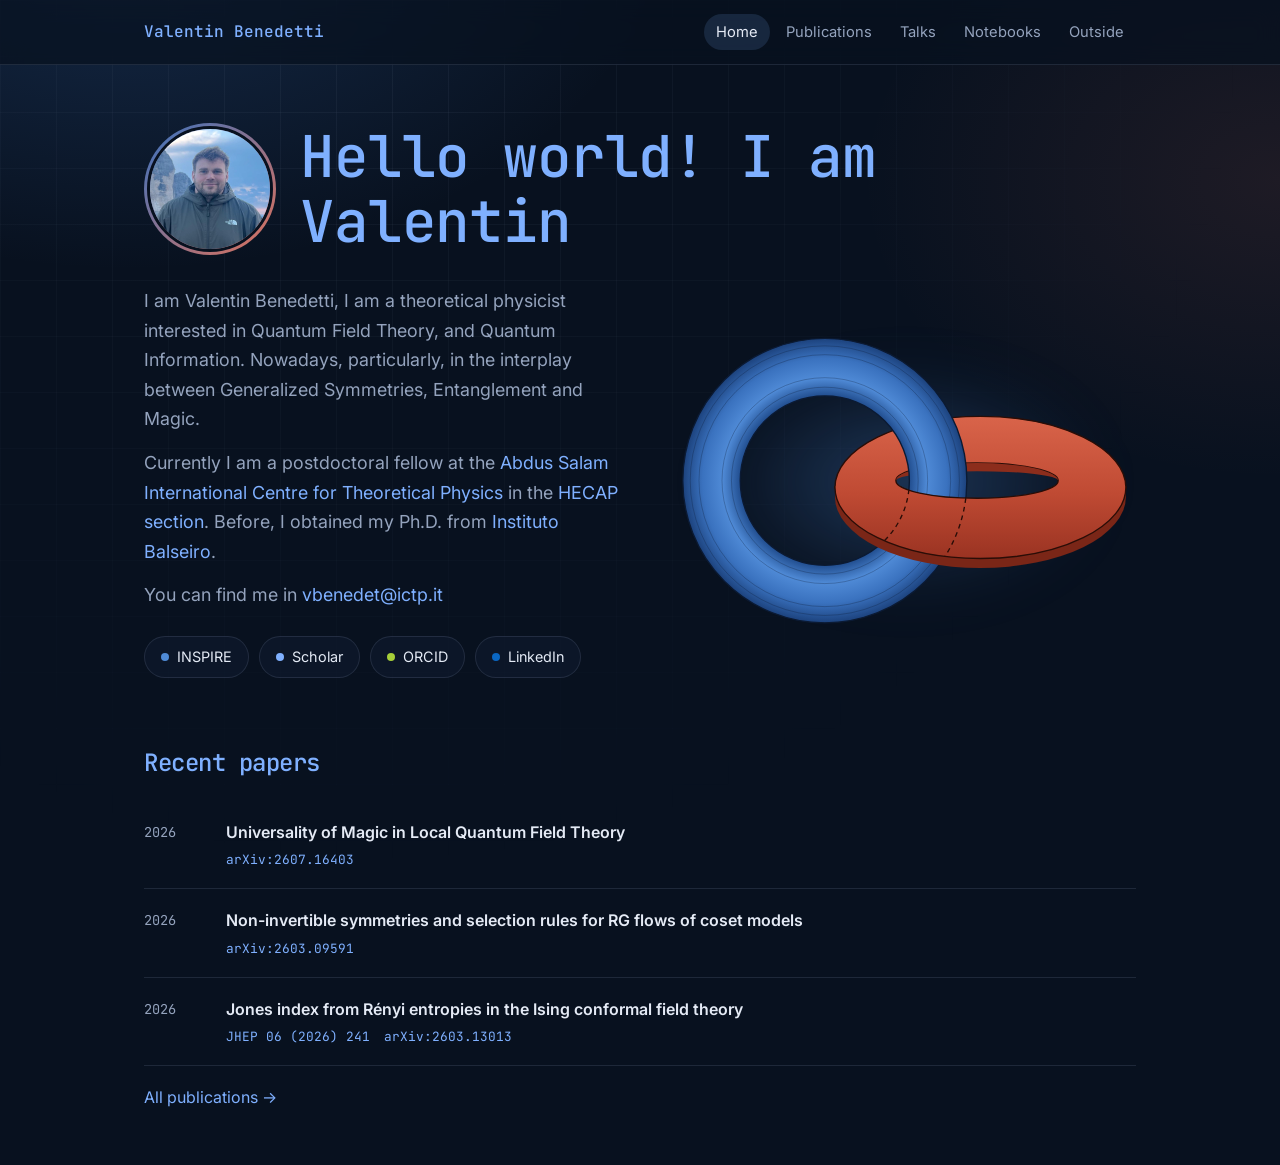
<file: index.html>
<!doctype html>
<html lang="en">
<head>
  <meta charset="utf-8">
  <meta name="viewport" content="width=device-width, initial-scale=1">
  <title>Valentin Benedetti</title>
  <meta name="description" content="Valentin Benedetti — theoretical physicist at ICTP Trieste working on quantum field theory, generalized symmetries and quantum information.">
  <link rel="icon" href="assets/rings.svg">
  <link rel="preconnect" href="https://fonts.googleapis.com">
  <link href="https://fonts.googleapis.com/css2?family=Fraunces:ital,opsz,wght@0,9..144,500;0,9..144,600;1,9..144,500&family=Inter:wght@400;600&family=JetBrains+Mono:wght@400;500;700&display=swap" rel="stylesheet">
  <link rel="stylesheet" href="assets/style.css">
</head>
<body>
  <main>
    <section class="hero">
      <div class="who">
        <div class="avatar"><img src="assets/photo.jpg" alt="Valentin Benedetti"></div>
        <h1>Hello world! I am <em>Valentin</em></h1>
      </div>
      <div>
        <p class="tagline">I am Valentin Benedetti, I am a theoretical physicist interested in Quantum Field Theory, and Quantum
          Information. Nowadays, particularly, in the interplay between Generalized Symmetries, Entanglement and Magic.</p>
        <p class="tagline">Currently I am a postdoctoral fellow at the
          <a href="https://www.ictp.it">Abdus Salam International Centre for Theoretical Physics</a> in the
          <a href="https://www.ictp.it/hecap">HECAP section</a>. Before, I obtained my Ph.D. from
          <a href="https://www.ib.edu.ar">Instituto Balseiro</a>.</p>
        <p class="tagline">You can find me in <a href="mailto:vbenedet@ictp.it">vbenedet@ictp.it</a></p>
        <div class="links">
          <a class="pill" href="https://inspirehep.net/authors/1771792"><span class="dot" style="background:#4f8ad6"></span>INSPIRE</a>
          <a class="pill" href="https://scholar.google.com/citations?user=ruEeq58AAAAJ"><span class="dot" style="background:#7fb0ff"></span>Scholar</a>
          <a class="pill" href="https://orcid.org/0000-0002-0919-5954"><span class="dot" style="background:#a6ce39"></span>ORCID</a>
          <a class="pill" href="https://www.linkedin.com/in/valent%C3%ADn-benedetti-b76338150/"><span class="dot" style="background:#0a66c2"></span>LinkedIn</a>
        </div>
      </div>
      <div class="rings"><img src="assets/rings.svg" alt="Two linked rings"></div>
    </section>


    <h2>Recent papers</h2>
    <ul class="papers">
      <li>
        <span class="year">2026</span>
        <div>
          <span class="title">Universality of Magic in Local Quantum Field Theory</span>
          <div class="meta"><a href="https://arxiv.org/abs/2607.16403">arXiv:2607.16403</a></div>
        </div>
      </li>
      <li>
        <span class="year">2026</span>
        <div>
          <span class="title">Non-invertible symmetries and selection rules for RG flows of coset models</span>
          <div class="meta"><a href="https://arxiv.org/abs/2603.09591">arXiv:2603.09591</a></div>
        </div>
      </li>
      <li>
        <span class="year">2026</span>
        <div>
          <span class="title">Jones index from Rényi entropies in the Ising conformal field theory</span>
          <div class="meta"><a href="https://doi.org/10.1007/JHEP06(2026)241">JHEP 06 (2026) 241</a><a href="https://arxiv.org/abs/2603.13013">arXiv:2603.13013</a></div>
        </div>
      </li>
    </ul>
    <p style="margin-top:18px"><a href="publications.html">All publications →</a></p>
  </main>
  <script src="assets/nav.js"></script>
</body>
</html>
</file>
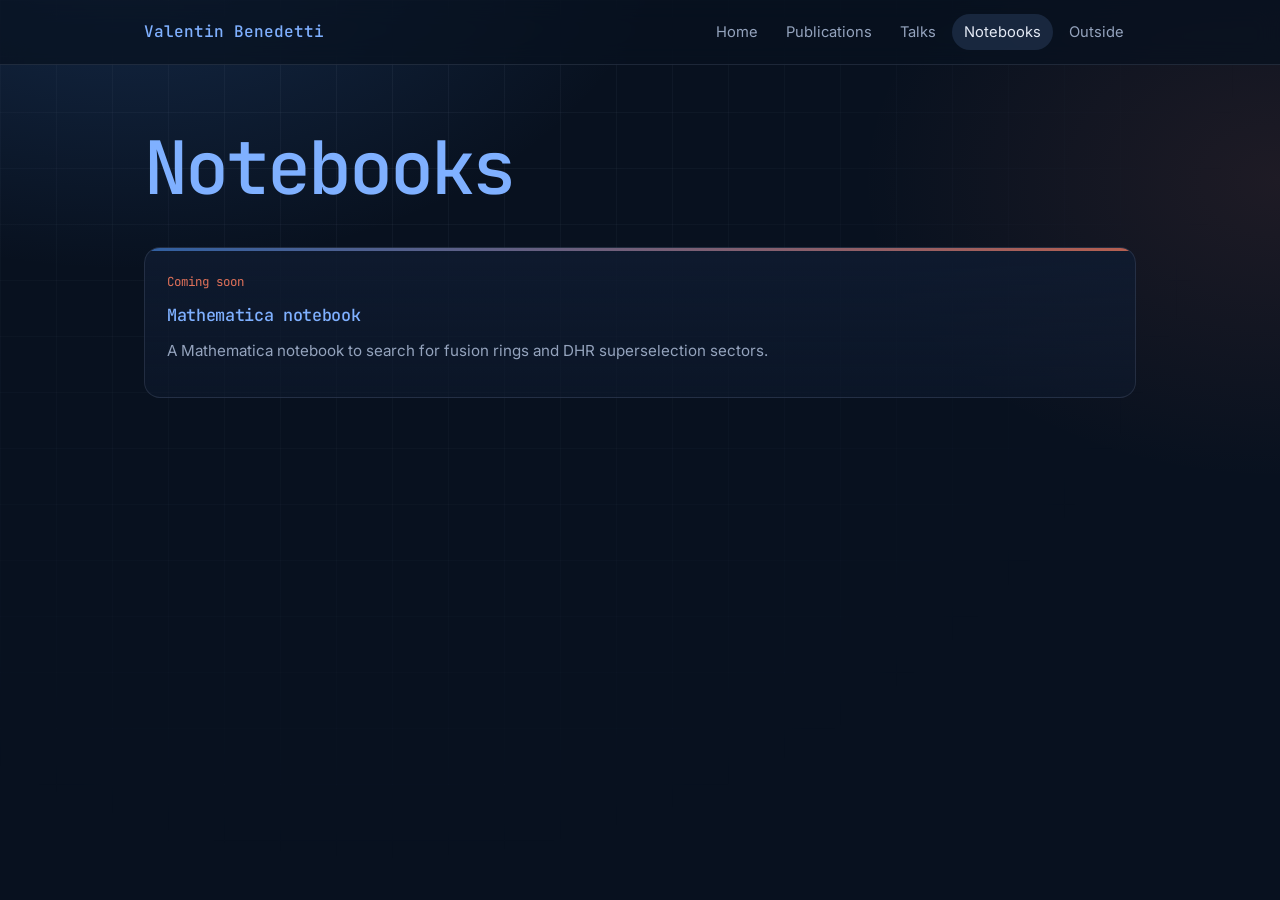
<file: notebooks.html>
<!doctype html>
<html lang="en">
<head>
  <meta charset="utf-8">
  <meta name="viewport" content="width=device-width, initial-scale=1">
  <title>Notebooks · Valentin Benedetti</title>
  <link rel="icon" href="assets/rings.svg">
  <link rel="preconnect" href="https://fonts.googleapis.com">
  <link href="https://fonts.googleapis.com/css2?family=Fraunces:ital,opsz,wght@0,9..144,500;0,9..144,600;1,9..144,500&family=Inter:wght@400;600&family=JetBrains+Mono:wght@400;500;700&display=swap" rel="stylesheet">
  <link rel="stylesheet" href="assets/style.css">
</head>
<body>
  <main>
    <h1 class="page-title">Notebooks</h1>

    <div class="cards">
      <div class="card">
        <div class="num">Coming soon</div>
        <h3>Mathematica notebook</h3>
        <p>A Mathematica notebook to search for fusion rings and DHR superselection sectors.</p>
      </div>
    </div>
  </main>
  <script src="assets/nav.js"></script>
</body>
</html>
</file>
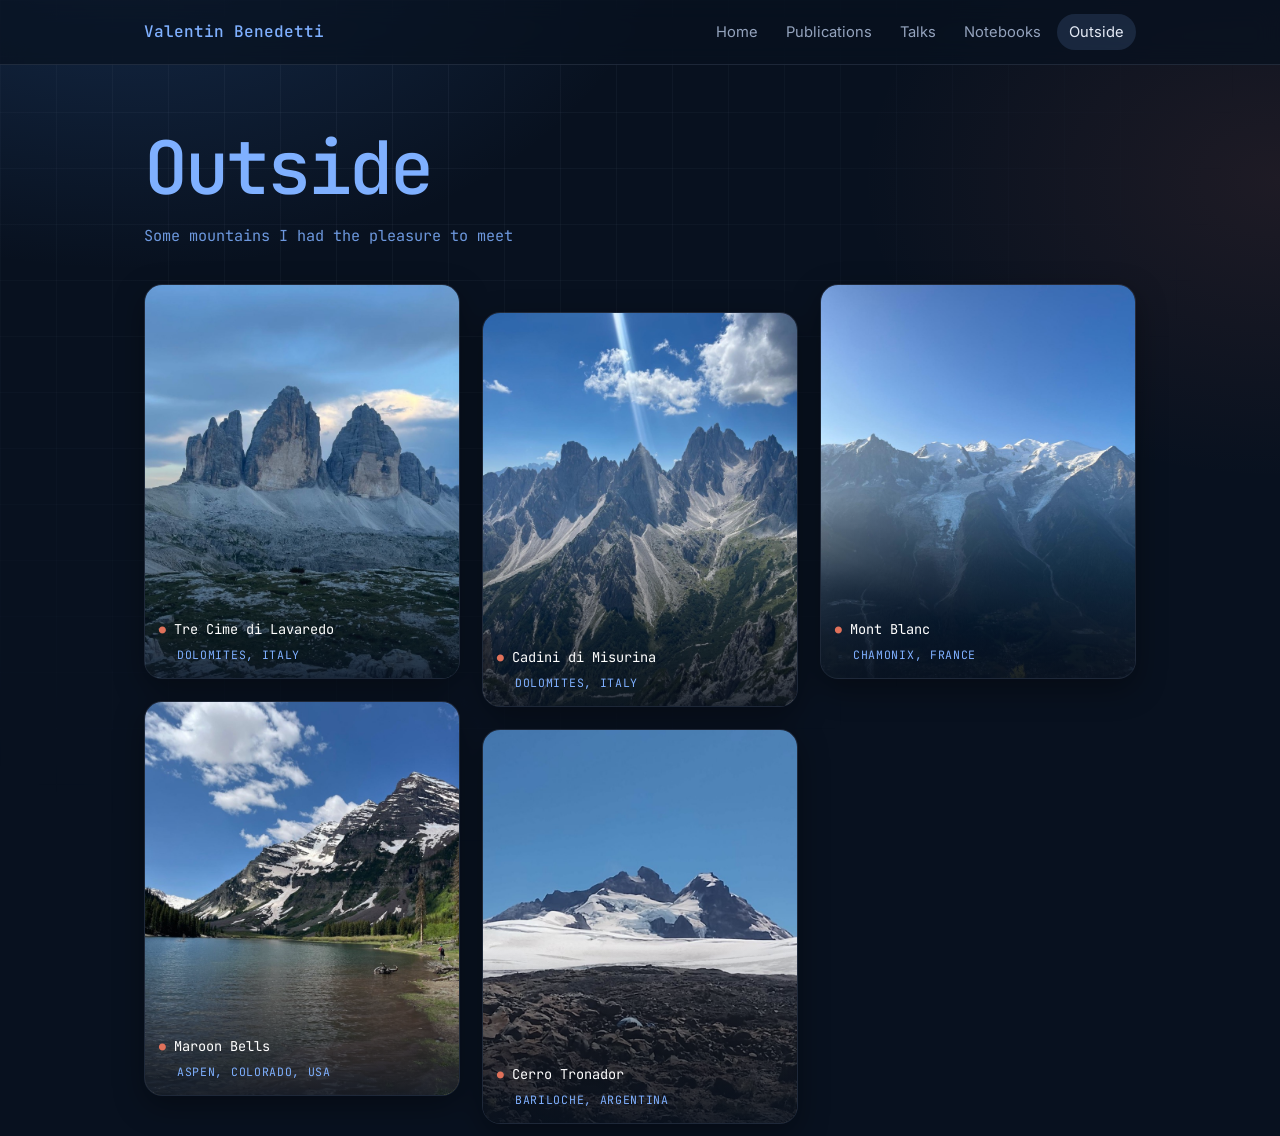
<file: outside.html>
<!doctype html>
<html lang="en">
<head>
  <meta charset="utf-8">
  <meta name="viewport" content="width=device-width, initial-scale=1">
  <title>Outside · Valentin Benedetti</title>
  <link rel="icon" href="assets/rings.svg">
  <link rel="preconnect" href="https://fonts.googleapis.com">
  <link href="https://fonts.googleapis.com/css2?family=Fraunces:ital,opsz,wght@0,9..144,500;0,9..144,600;1,9..144,500&family=Inter:wght@400;600&family=JetBrains+Mono:wght@400;500;700&display=swap" rel="stylesheet">
  <link rel="stylesheet" href="assets/style.css">
</head>
<body>
  <main>
    <h1 class="page-title">Outside</h1>
    <p class="subtitle">Some mountains I had the pleasure to meet</p>

    <div class="gallery">
      <figure class="shot">
        <img src="assets/outside/tre-cime.jpg" alt="Tre Cime di Lavaredo at dusk" loading="lazy">
        <figcaption><span class="pin">●</span> Tre Cime di Lavaredo <span class="where">Dolomites, Italy</span></figcaption>
      </figure>
      <figure class="shot">
        <img src="assets/outside/cadini.jpg" alt="Cadini di Misurina peaks" loading="lazy">
        <figcaption><span class="pin">●</span> Cadini di Misurina <span class="where">Dolomites, Italy</span></figcaption>
      </figure>
      <figure class="shot">
        <img src="assets/outside/mont-blanc.jpg" alt="Mont Blanc massif seen from Chamonix" loading="lazy">
        <figcaption><span class="pin">●</span> Mont Blanc <span class="where">Chamonix, France</span></figcaption>
      </figure>
      <figure class="shot">
        <img src="assets/outside/maroon-bells.jpg" alt="Maroon Bells above Crater Lake" loading="lazy">
        <figcaption><span class="pin">●</span> Maroon Bells <span class="where">Aspen, Colorado, USA</span></figcaption>
      </figure>
      <figure class="shot">
        <img src="assets/outside/tronador.jpg" alt="Cerro Tronador and its glacier" loading="lazy">
        <figcaption><span class="pin">●</span> Cerro Tronador <span class="where">Bariloche, Argentina</span></figcaption>
      </figure>
    </div>
  </main>
  <script src="assets/nav.js"></script>
</body>
</html>
</file>
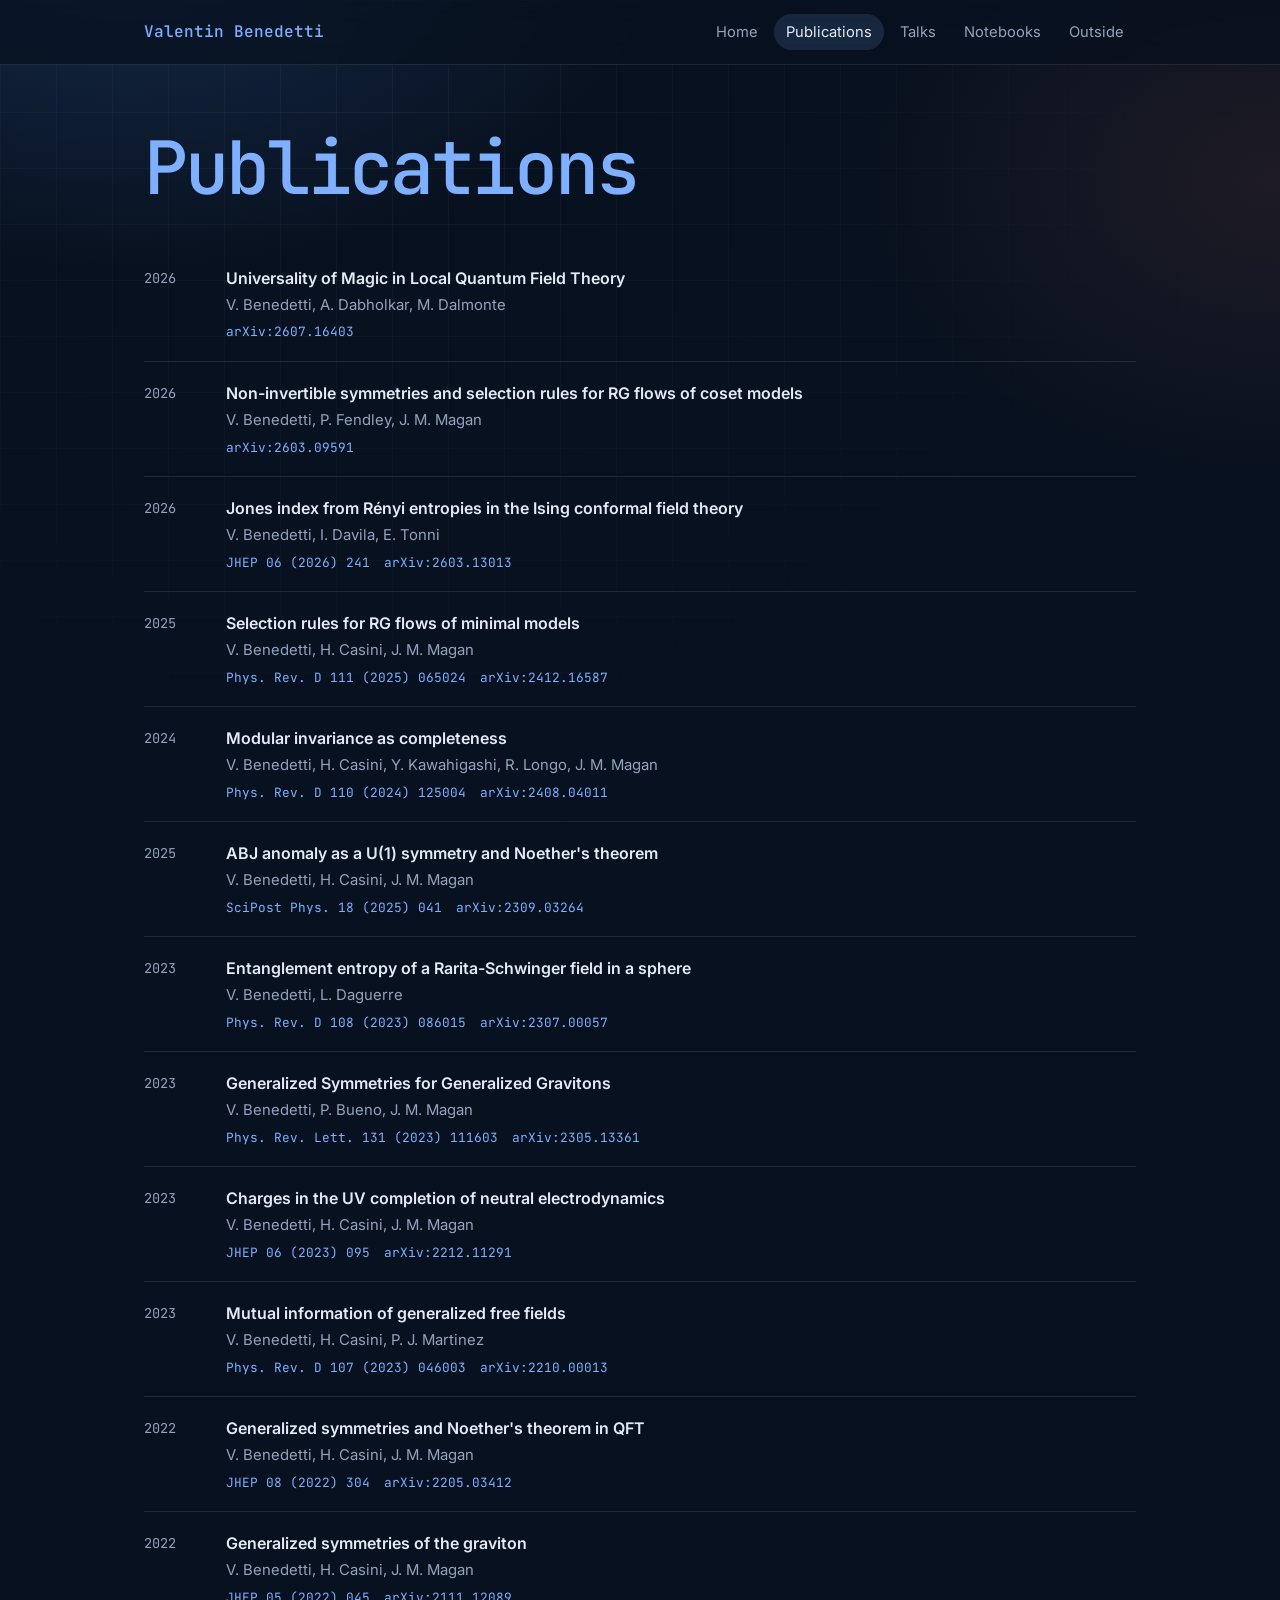
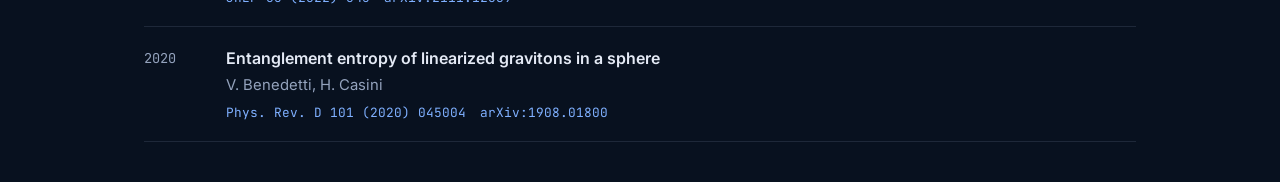
<file: publications.html>
<!doctype html>
<html lang="en">
<head>
  <meta charset="utf-8">
  <meta name="viewport" content="width=device-width, initial-scale=1">
  <title>Publications · Valentin Benedetti</title>
  <link rel="icon" href="assets/rings.svg">
  <link rel="preconnect" href="https://fonts.googleapis.com">
  <link href="https://fonts.googleapis.com/css2?family=Fraunces:ital,opsz,wght@0,9..144,500;0,9..144,600;1,9..144,500&family=Inter:wght@400;600&family=JetBrains+Mono:wght@400;500;700&display=swap" rel="stylesheet">
  <link rel="stylesheet" href="assets/style.css">
</head>
<body>
  <main>
    <h1 class="page-title">Publications</h1>

    <ul class="papers">
      <li>
        <span class="year">2026</span>
        <div>
        <span class="title">Universality of Magic in Local Quantum Field Theory</span>
        <span class="authors">V. Benedetti, A. Dabholkar, M. Dalmonte</span>
        <div class="meta"><a href="https://arxiv.org/abs/2607.16403">arXiv:2607.16403</a></div>
      </div>
      </li>
      <li>
        <span class="year">2026</span>
        <div>
        <span class="title">Non-invertible symmetries and selection rules for RG flows of coset models</span>
        <span class="authors">V. Benedetti, P. Fendley, J. M. Magan</span>
        <div class="meta"><a href="https://arxiv.org/abs/2603.09591">arXiv:2603.09591</a></div>
      </div>
      </li>
      <li>
        <span class="year">2026</span>
        <div>
        <span class="title">Jones index from Rényi entropies in the Ising conformal field theory</span>
        <span class="authors">V. Benedetti, I. Davila, E. Tonni</span>
        <div class="meta"><a href="https://doi.org/10.1007/JHEP06(2026)241">JHEP 06 (2026) 241</a><a href="https://arxiv.org/abs/2603.13013">arXiv:2603.13013</a></div>
      </div>
      </li>
      <li>
        <span class="year">2025</span>
        <div>
        <span class="title">Selection rules for RG flows of minimal models</span>
        <span class="authors">V. Benedetti, H. Casini, J. M. Magan</span>
        <div class="meta"><a href="https://doi.org/10.1103/PhysRevD.111.065024">Phys. Rev. D 111 (2025) 065024</a><a href="https://arxiv.org/abs/2412.16587">arXiv:2412.16587</a></div>
      </div>
      </li>
      <li>
        <span class="year">2024</span>
        <div>
        <span class="title">Modular invariance as completeness</span>
        <span class="authors">V. Benedetti, H. Casini, Y. Kawahigashi, R. Longo, J. M. Magan</span>
        <div class="meta"><a href="https://doi.org/10.1103/PhysRevD.110.125004">Phys. Rev. D 110 (2024) 125004</a><a href="https://arxiv.org/abs/2408.04011">arXiv:2408.04011</a></div>
      </div>
      </li>
      <li>
        <span class="year">2025</span>
        <div>
        <span class="title">ABJ anomaly as a U(1) symmetry and Noether's theorem</span>
        <span class="authors">V. Benedetti, H. Casini, J. M. Magan</span>
        <div class="meta"><a href="https://doi.org/10.21468/SciPostPhys.18.2.041">SciPost Phys. 18 (2025) 041</a><a href="https://arxiv.org/abs/2309.03264">arXiv:2309.03264</a></div>
      </div>
      </li>
      <li>
        <span class="year">2023</span>
        <div>
        <span class="title">Entanglement entropy of a Rarita-Schwinger field in a sphere</span>
        <span class="authors">V. Benedetti, L. Daguerre</span>
        <div class="meta"><a href="https://doi.org/10.1103/PhysRevD.108.086015">Phys. Rev. D 108 (2023) 086015</a><a href="https://arxiv.org/abs/2307.00057">arXiv:2307.00057</a></div>
      </div>
      </li>
      <li>
        <span class="year">2023</span>
        <div>
        <span class="title">Generalized Symmetries for Generalized Gravitons</span>
        <span class="authors">V. Benedetti, P. Bueno, J. M. Magan</span>
        <div class="meta"><a href="https://doi.org/10.1103/PhysRevLett.131.111603">Phys. Rev. Lett. 131 (2023) 111603</a><a href="https://arxiv.org/abs/2305.13361">arXiv:2305.13361</a></div>
      </div>
      </li>
      <li>
        <span class="year">2023</span>
        <div>
        <span class="title">Charges in the UV completion of neutral electrodynamics</span>
        <span class="authors">V. Benedetti, H. Casini, J. M. Magan</span>
        <div class="meta"><a href="https://doi.org/10.1007/JHEP06(2023)095">JHEP 06 (2023) 095</a><a href="https://arxiv.org/abs/2212.11291">arXiv:2212.11291</a></div>
      </div>
      </li>
      <li>
        <span class="year">2023</span>
        <div>
        <span class="title">Mutual information of generalized free fields</span>
        <span class="authors">V. Benedetti, H. Casini, P. J. Martinez</span>
        <div class="meta"><a href="https://doi.org/10.1103/PhysRevD.107.046003">Phys. Rev. D 107 (2023) 046003</a><a href="https://arxiv.org/abs/2210.00013">arXiv:2210.00013</a></div>
      </div>
      </li>
      <li>
        <span class="year">2022</span>
        <div>
        <span class="title">Generalized symmetries and Noether's theorem in QFT</span>
        <span class="authors">V. Benedetti, H. Casini, J. M. Magan</span>
        <div class="meta"><a href="https://doi.org/10.1007/JHEP08(2022)304">JHEP 08 (2022) 304</a><a href="https://arxiv.org/abs/2205.03412">arXiv:2205.03412</a></div>
      </div>
      </li>
      <li>
        <span class="year">2022</span>
        <div>
        <span class="title">Generalized symmetries of the graviton</span>
        <span class="authors">V. Benedetti, H. Casini, J. M. Magan</span>
        <div class="meta"><a href="https://doi.org/10.1007/JHEP05(2022)045">JHEP 05 (2022) 045</a><a href="https://arxiv.org/abs/2111.12089">arXiv:2111.12089</a></div>
      </div>
      </li>
      <li>
        <span class="year">2020</span>
        <div>
        <span class="title">Entanglement entropy of linearized gravitons in a sphere</span>
        <span class="authors">V. Benedetti, H. Casini</span>
        <div class="meta"><a href="https://doi.org/10.1103/PhysRevD.101.045004">Phys. Rev. D 101 (2020) 045004</a><a href="https://arxiv.org/abs/1908.01800">arXiv:1908.01800</a></div>
      </div>
      </li>
    </ul>

  </main>
  <script src="assets/nav.js"></script>
</body>
</html>
</file>
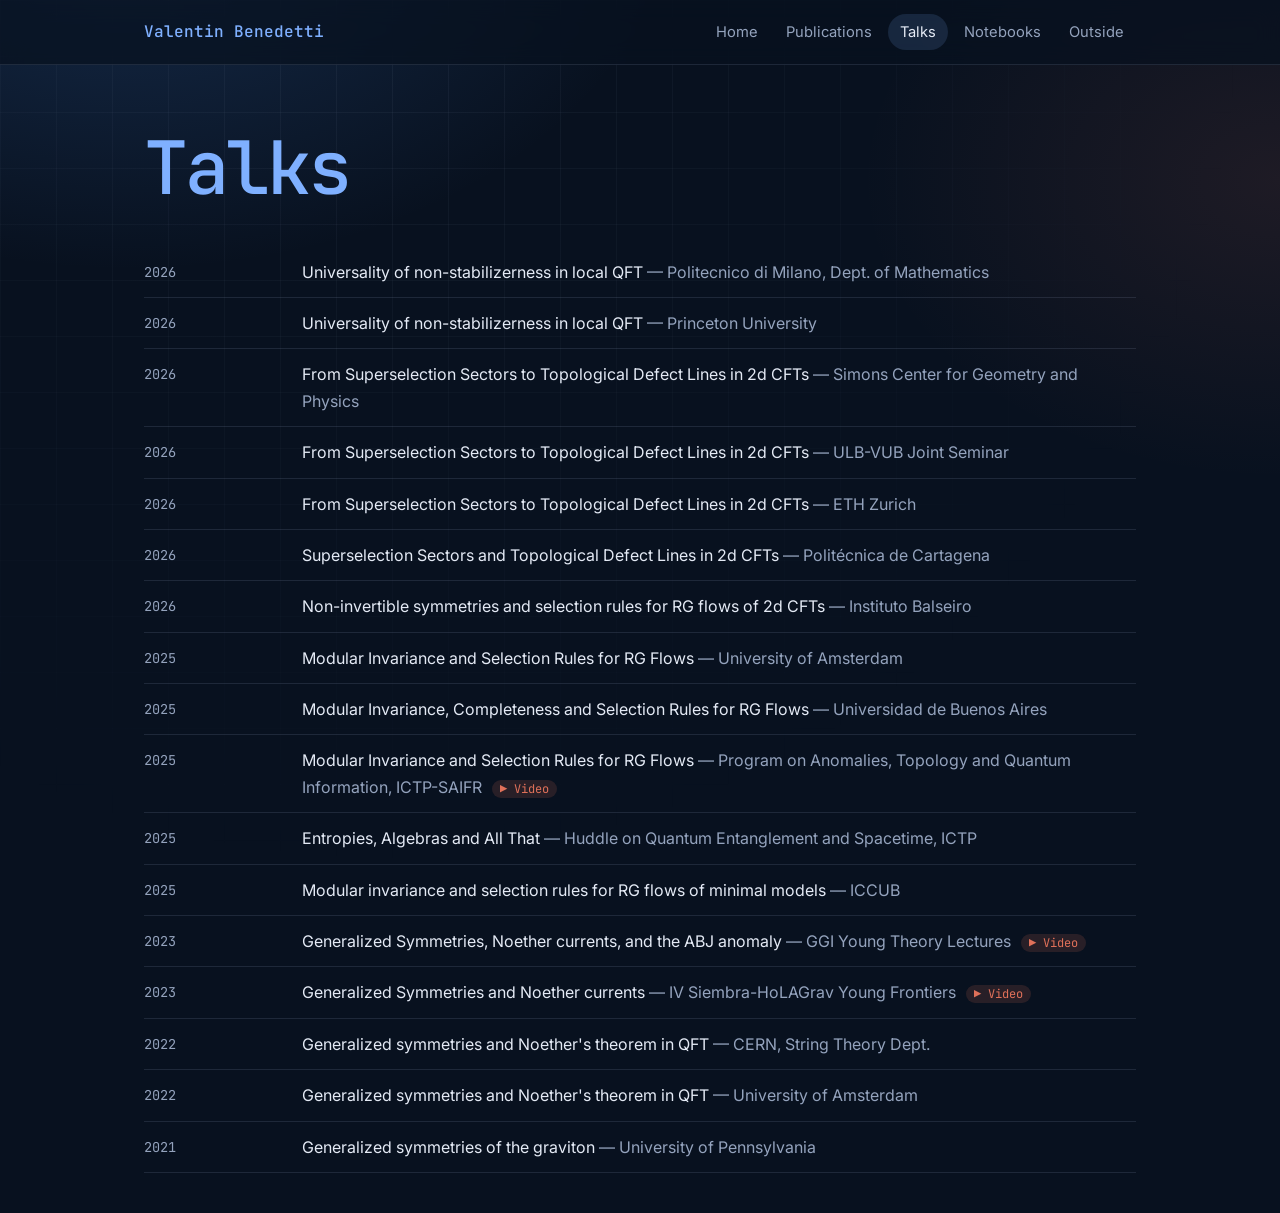
<file: talks.html>
<!doctype html>
<html lang="en">
<head>
  <meta charset="utf-8">
  <meta name="viewport" content="width=device-width, initial-scale=1">
  <title>Talks · Valentin Benedetti</title>
  <link rel="icon" href="assets/rings.svg">
  <link rel="preconnect" href="https://fonts.googleapis.com">
  <link href="https://fonts.googleapis.com/css2?family=Fraunces:ital,opsz,wght@0,9..144,500;0,9..144,600;1,9..144,500&family=Inter:wght@400;600&family=JetBrains+Mono:wght@400;500;700&display=swap" rel="stylesheet">
  <link rel="stylesheet" href="assets/style.css">
</head>
<body>
  <main>
    <h1 class="page-title">Talks</h1>
    <ul class="entries">
      <li><span class="when">2026</span><span class="what">Universality of non-stabilizerness in local QFT <em>— Politecnico di Milano, Dept. of Mathematics</em></span></li>
      <li><span class="when">2026</span><span class="what">Universality of non-stabilizerness in local QFT <em>— Princeton University</em></span></li>
      <li><span class="when">2026</span><span class="what">From Superselection Sectors to Topological Defect Lines in 2d CFTs <em>— Simons Center for Geometry and Physics</em></span></li>
      <li><span class="when">2026</span><span class="what">From Superselection Sectors to Topological Defect Lines in 2d CFTs <em>— ULB-VUB Joint Seminar</em></span></li>
      <li><span class="when">2026</span><span class="what">From Superselection Sectors to Topological Defect Lines in 2d CFTs <em>— ETH Zurich</em></span></li>
      <li><span class="when">2026</span><span class="what">Superselection Sectors and Topological Defect Lines in 2d CFTs <em>— Politécnica de Cartagena</em></span></li>
      <li><span class="when">2026</span><span class="what">Non-invertible symmetries and selection rules for RG flows of 2d CFTs <em>— Instituto Balseiro</em></span></li>
      <li><span class="when">2025</span><span class="what">Modular Invariance and Selection Rules for RG Flows <em>— University of Amsterdam</em></span></li>
      <li><span class="when">2025</span><span class="what">Modular Invariance, Completeness and Selection Rules for RG Flows <em>— Universidad de Buenos Aires</em></span></li>
      <li><span class="when">2025</span><span class="what">Modular Invariance and Selection Rules for RG Flows <em>— Program on Anomalies, Topology and Quantum Information, ICTP-SAIFR</em> <a class="video" href="https://www.youtube.com/watch?v=-tXAPeeMh0Q">▶ Video</a></span></li>
      <li><span class="when">2025</span><span class="what">Entropies, Algebras and All That <em>— Huddle on Quantum Entanglement and Spacetime, ICTP</em></span></li>
      <li><span class="when">2025</span><span class="what">Modular invariance and selection rules for RG flows of minimal models <em>— ICCUB</em></span></li>
      <li><span class="when">2023</span><span class="what">Generalized Symmetries, Noether currents, and the ABJ anomaly <em>— GGI Young Theory Lectures</em> <a class="video" href="https://www.youtube.com/watch?v=LfCm9ZoEcCk">▶ Video</a></span></li>
      <li><span class="when">2023</span><span class="what">Generalized Symmetries and Noether currents <em>— IV Siembra-HoLAGrav Young Frontiers</em> <a class="video" href="https://www.youtube.com/watch?v=u9AhKHtDIVA">▶ Video</a></span></li>
      <li><span class="when">2022</span><span class="what">Generalized symmetries and Noether's theorem in QFT <em>— CERN, String Theory Dept.</em></span></li>
      <li><span class="when">2022</span><span class="what">Generalized symmetries and Noether's theorem in QFT <em>— University of Amsterdam</em></span></li>
      <li><span class="when">2021</span><span class="what">Generalized symmetries of the graviton <em>— University of Pennsylvania</em></span></li>
    </ul>
  </main>
  <script src="assets/nav.js"></script>
</body>
</html>
</file>
<file: assets/style.css>
:root {
  --bg: #08111f;
  --bg-raised: #0f1b30;
  --text: #e4eaf5;
  --muted: #94a3bd;
  --line: rgba(148, 163, 189, 0.16);
  --blue: #7fb0ff;
  --blue-deep: #3a72bf;
  --red: #e0715a;
  --max: 1040px;
  --serif: "Fraunces", Georgia, serif;
  --sans: "Inter", -apple-system, BlinkMacSystemFont, "Segoe UI", Roboto, sans-serif;
  --mono: "JetBrains Mono", ui-monospace, SFMono-Regular, Menlo, monospace;
}

* { box-sizing: border-box; }

html { scroll-behavior: smooth; }

body {
  margin: 0;
  min-height: 100vh;
  background:
    radial-gradient(900px 600px at 10% -10%, rgba(58, 114, 191, 0.28), transparent 60%),
    radial-gradient(700px 500px at 100% 20%, rgba(224, 113, 90, 0.10), transparent 60%),
    var(--bg);
  background-attachment: fixed;
  color: var(--text);
  font-family: var(--sans);
  font-size: 16px;
  line-height: 1.65;
  -webkit-font-smoothing: antialiased;
}

/* faint grid, like graph paper */
body::before {
  content: "";
  position: fixed;
  inset: 0;
  z-index: -1;
  background-image:
    linear-gradient(var(--line) 1px, transparent 1px),
    linear-gradient(90deg, var(--line) 1px, transparent 1px);
  background-size: 56px 56px;
  mask-image: radial-gradient(ellipse at 30% 0%, #000 0%, transparent 70%);
  -webkit-mask-image: radial-gradient(ellipse at 30% 0%, #000 0%, transparent 70%);
  opacity: 0.5;
}

a { color: var(--blue); text-decoration: none; }
a:hover { text-decoration: underline; text-underline-offset: 3px; }

::selection { background: var(--blue-deep); color: #fff; }

/* ---------- Top navigation ---------- */
.topbar {
  position: sticky;
  top: 0;
  z-index: 10;
  backdrop-filter: blur(12px);
  -webkit-backdrop-filter: blur(12px);
  background: rgba(8, 17, 31, 0.72);
  border-bottom: 1px solid var(--line);
}
.topbar-inner {
  max-width: var(--max);
  margin: 0 auto;
  padding: 14px 24px;
  display: flex;
  align-items: center;
  justify-content: space-between;
  gap: 20px;
}
.brand {
  display: flex;
  align-items: center;
  gap: 10px;
  font-family: var(--mono);
  font-weight: 500;
  font-size: 1rem;
  color: var(--blue);
  white-space: nowrap;
}
.brand:hover { text-decoration: none; }
.brand img { width: 34px; height: auto; }
.nav { display: flex; gap: 4px; overflow-x: auto; scrollbar-width: none; }
.nav::-webkit-scrollbar { display: none; }
.nav a {
  padding: 6px 12px;
  border-radius: 999px;
  color: var(--muted);
  font-size: 0.92rem;
  white-space: nowrap;
}
.nav a:hover { color: var(--text); background: rgba(127, 176, 255, 0.08); text-decoration: none; }
.nav a.active { color: var(--text); background: rgba(127, 176, 255, 0.14); }

/* ---------- Layout ---------- */
main {
  max-width: var(--max);
  margin: 0 auto;
  padding: 56px 24px 40px;
}

h1, h2, h3 { font-family: var(--mono); font-weight: 500; letter-spacing: -0.02em; color: var(--blue); }
h1 { font-size: clamp(2rem, 4.4vw, 3rem); line-height: 1.12; margin: 0 0 18px; }
h2 { font-size: 1.5rem; margin: 64px 0 18px; }
h3 { font-size: 1.05rem; margin: 0 0 8px; }
p { margin: 0 0 14px; }

.eyebrow {
  font-family: var(--mono);
  font-size: 0.78rem;
  letter-spacing: 0.08em;
  text-transform: uppercase;
  color: var(--blue);
  margin-bottom: 14px;
}
.muted { color: var(--muted); }

.page-head { max-width: 680px; margin-bottom: 36px; }
.page-title { font-size: clamp(2.6rem, 8vw, 4.6rem); line-height: 1.05; letter-spacing: -0.04em; margin: 8px 0 40px; }

.video {
  font-family: var(--mono);
  font-size: 0.75rem;
  margin-left: 6px;
  padding: 1px 8px;
  border-radius: 999px;
  background: rgba(224, 113, 90, 0.15);
  color: var(--red);
  white-space: nowrap;
}
.video:hover { text-decoration: none; background: rgba(224, 113, 90, 0.28); }
.page-head p { color: var(--muted); font-size: 1.05rem; }

footer {
  max-width: var(--max);
  margin: 64px auto 0;
  padding: 22px 24px 36px;
  border-top: 1px solid var(--line);
  display: flex;
  justify-content: space-between;
  flex-wrap: wrap;
  gap: 8px;
  color: var(--muted);
  font-size: 0.85rem;
}

/* ---------- Home hero ---------- */
.hero {
  display: grid;
  grid-template-columns: 1.05fr 1fr;
  gap: 28px 48px;
  align-items: center;
  min-height: 62vh;
}
.who {
  display: flex;
  align-items: center;
  gap: 24px;
  margin-bottom: 28px;
}
.who { grid-column: 1 / -1; margin-bottom: 0; }
.who h1 { margin: 0; font-size: clamp(2rem, 5.2vw, 3.6rem); }
.avatar {
  width: 132px;
  height: 132px;
  padding: 3px;
  border-radius: 50%;
  background: linear-gradient(135deg, var(--blue-deep), var(--red));
  flex: none;
}
.avatar img {
  width: 100%;
  height: 100%;
  border-radius: 50%;
  object-fit: cover;
  display: block;
  border: 3px solid var(--bg);
}
.who .eyebrow { margin: 0; line-height: 1.5; }
.hero h1 em { font-style: normal; }
.hero .tagline { font-size: 1.12rem; color: var(--muted); max-width: 520px; }

.rings {
  position: relative;
  animation: float 7s ease-in-out infinite;
}
.rings::before {
  content: "";
  position: absolute;
  inset: 12% 8%;
  background: radial-gradient(closest-side, rgba(79, 138, 214, 0.35), transparent);
  filter: blur(30px);
  z-index: -1;
}
.rings img { width: 100%; display: block; }
@keyframes float {
  0%, 100% { transform: translateY(0) rotate(-1deg); }
  50% { transform: translateY(-12px) rotate(1deg); }
}
@media (prefers-reduced-motion: reduce) { .rings { animation: none; } }

.links { display: flex; flex-wrap: wrap; gap: 10px; margin-top: 26px; }
.pill {
  display: inline-flex;
  align-items: center;
  gap: 8px;
  padding: 8px 16px;
  border: 1px solid var(--line);
  border-radius: 999px;
  background: rgba(15, 27, 48, 0.6);
  color: var(--text);
  font-size: 0.9rem;
  transition: border-color 0.2s, transform 0.2s;
}
.pill:hover { border-color: var(--blue); transform: translateY(-2px); text-decoration: none; }
.pill.primary { background: var(--blue-deep); border-color: var(--blue-deep); }
.pill .dot { width: 8px; height: 8px; border-radius: 50%; }

/* ---------- Cards ---------- */
.cards {
  display: grid;
  grid-template-columns: repeat(auto-fit, minmax(240px, 1fr));
  gap: 18px;
}
.card {
  position: relative;
  padding: 24px 22px 20px;
  border: 1px solid var(--line);
  border-radius: 16px;
  background: linear-gradient(180deg, rgba(15, 27, 48, 0.9), rgba(15, 27, 48, 0.5));
  transition: transform 0.25s, border-color 0.25s;
  overflow: hidden;
}
.card::before {
  content: "";
  position: absolute;
  left: 0; right: 0; top: 0;
  height: 3px;
  background: linear-gradient(90deg, var(--blue-deep), var(--red));
  opacity: 0.8;
}
.card:hover { transform: translateY(-4px); border-color: rgba(127, 176, 255, 0.4); }
.card .num { font-family: var(--mono); font-size: 0.78rem; color: var(--red); margin-bottom: 10px; }
.card p { color: var(--muted); font-size: 0.95rem; }
.card .refs { font-family: var(--mono); font-size: 0.78rem; }
.card .refs a + a { margin-left: 10px; }

/* ---------- Paper list ---------- */
.papers { list-style: none; padding: 0; margin: 0; }
.papers li {
  display: grid;
  grid-template-columns: 64px 1fr;
  gap: 18px;
  padding: 18px 0;
  border-bottom: 1px solid var(--line);
}
.papers .year { font-family: var(--mono); font-size: 0.85rem; color: var(--muted); padding-top: 2px; }
.papers .title { font-weight: 600; display: block; color: var(--text); }
.papers .authors { color: var(--muted); font-size: 0.93rem; }
.papers .meta { font-family: var(--mono); font-size: 0.8rem; margin-top: 4px; }
.papers .meta a + a { margin-left: 14px; }
.tag {
  display: inline-block;
  font-family: var(--mono);
  font-size: 0.68rem;
  text-transform: uppercase;
  letter-spacing: 0.06em;
  padding: 1px 8px;
  border-radius: 999px;
  border: 1px solid rgba(224, 113, 90, 0.5);
  color: var(--red);
  margin-left: 8px;
  vertical-align: 2px;
}

/* ---------- Timeline entries (talks, CV) ---------- */
.entries { list-style: none; padding: 0; margin: 0; }
.entries li {
  display: grid;
  grid-template-columns: 140px 1fr;
  gap: 18px;
  padding: 12px 0;
  border-bottom: 1px solid var(--line);
}
.entries .when { font-family: var(--mono); font-size: 0.85rem; color: var(--muted); padding-top: 2px; }
.entries .what em { color: var(--muted); font-style: normal; }
.kind {
  display: inline-block;
  min-width: 82px;
  font-family: var(--mono);
  font-size: 0.68rem;
  text-transform: uppercase;
  letter-spacing: 0.06em;
  text-align: center;
  padding: 1px 8px;
  border-radius: 999px;
  margin-right: 10px;
  vertical-align: 2px;
  border: 1px solid rgba(127, 176, 255, 0.4);
  color: var(--blue);
}
.kind.conf { border-color: rgba(224, 113, 90, 0.5); color: var(--red); }
.kind.poster { border-color: var(--line); color: var(--muted); }

.filters { display: flex; flex-wrap: wrap; gap: 8px; margin-bottom: 18px; }
.filters button {
  font: inherit;
  font-size: 0.85rem;
  padding: 6px 14px;
  border-radius: 999px;
  border: 1px solid var(--line);
  background: transparent;
  color: var(--muted);
  cursor: pointer;
}
.filters button.on { color: var(--text); border-color: var(--blue); background: rgba(127, 176, 255, 0.12); }

/* ---------- Research page ---------- */
.direction {
  display: grid;
  grid-template-columns: 70px 1fr;
  gap: 18px;
  padding: 28px 0;
  border-bottom: 1px solid var(--line);
}
.direction .n { font-family: var(--mono); font-size: 2.4rem; line-height: 1; color: var(--blue-deep); }
.direction p { color: #c7d1e3; }

.split {
  display: grid;
  grid-template-columns: 1.4fr 1fr;
  gap: 40px;
  align-items: center;
}
.split img { width: 100%; }

/* ---------- Outside gallery ---------- */
.subtitle {
  font-family: var(--mono);
  font-size: 0.95rem;
  color: var(--blue);
  opacity: 0.85;
  margin: -24px 0 36px;
}
.gallery {
  display: grid;
  grid-template-columns: repeat(3, 1fr);
  gap: 22px;
}
.shot {
  position: relative;
  margin: 0;
  aspect-ratio: 4 / 5;
  border-radius: 18px;
  overflow: hidden;
  border: 1px solid var(--line);
  box-shadow: 0 10px 30px rgba(0, 0, 0, 0.35);
  transition: transform 0.35s ease, box-shadow 0.35s ease;
}
.shot:nth-child(3n + 2) { transform: translateY(28px); }
.shot img {
  width: 100%;
  height: 100%;
  object-fit: cover;
  display: block;
  transition: transform 0.6s ease;
}
.shot::after {
  content: "";
  position: absolute;
  inset: 55% 0 0 0;
  background: linear-gradient(transparent, rgba(8, 17, 31, 0.85));
  pointer-events: none;
}
.shot:hover { box-shadow: 0 16px 40px rgba(58, 114, 191, 0.35); }
.shot:hover img { transform: scale(1.06); }
.shot figcaption {
  position: absolute;
  left: 14px;
  right: 14px;
  bottom: 14px;
  z-index: 1;
  display: inline-flex;
  flex-wrap: wrap;
  align-items: baseline;
  gap: 4px 8px;
  font-family: var(--mono);
  font-size: 0.85rem;
  color: #fff;
}
.shot .pin { color: var(--red); font-size: 0.7rem; }
.shot .where {
  width: 100%;
  padding-left: 18px;
  font-size: 0.72rem;
  letter-spacing: 0.06em;
  text-transform: uppercase;
  color: var(--blue);
}

@media (max-width: 760px) {
  main { padding-top: 36px; }
  .topbar-inner { flex-direction: column; align-items: flex-start; gap: 8px; padding: 12px 16px; }
  .nav { width: 100%; margin: 0 -12px; }
  main, footer { padding-left: 16px; padding-right: 16px; }
  .hero, .split { grid-template-columns: 1fr; gap: 24px; min-height: 0; }
  .rings { max-width: 380px; }
  .who { gap: 16px; }
  .avatar { width: 96px; height: 96px; }
  .who h1 { font-size: 1.7rem; }
  .entries li, .papers li { grid-template-columns: 1fr; gap: 2px; }
  .direction { grid-template-columns: 1fr; gap: 6px; }
  .gallery { grid-template-columns: 1fr 1fr; gap: 14px; }
  .shot:nth-child(3n + 2) { transform: none; }
  .shot:nth-child(2n) { transform: translateY(20px); }
  .shot figcaption { font-size: 0.75rem; left: 10px; bottom: 10px; }
  .subtitle { margin-top: -20px; font-size: 0.85rem; }
}
</file>
